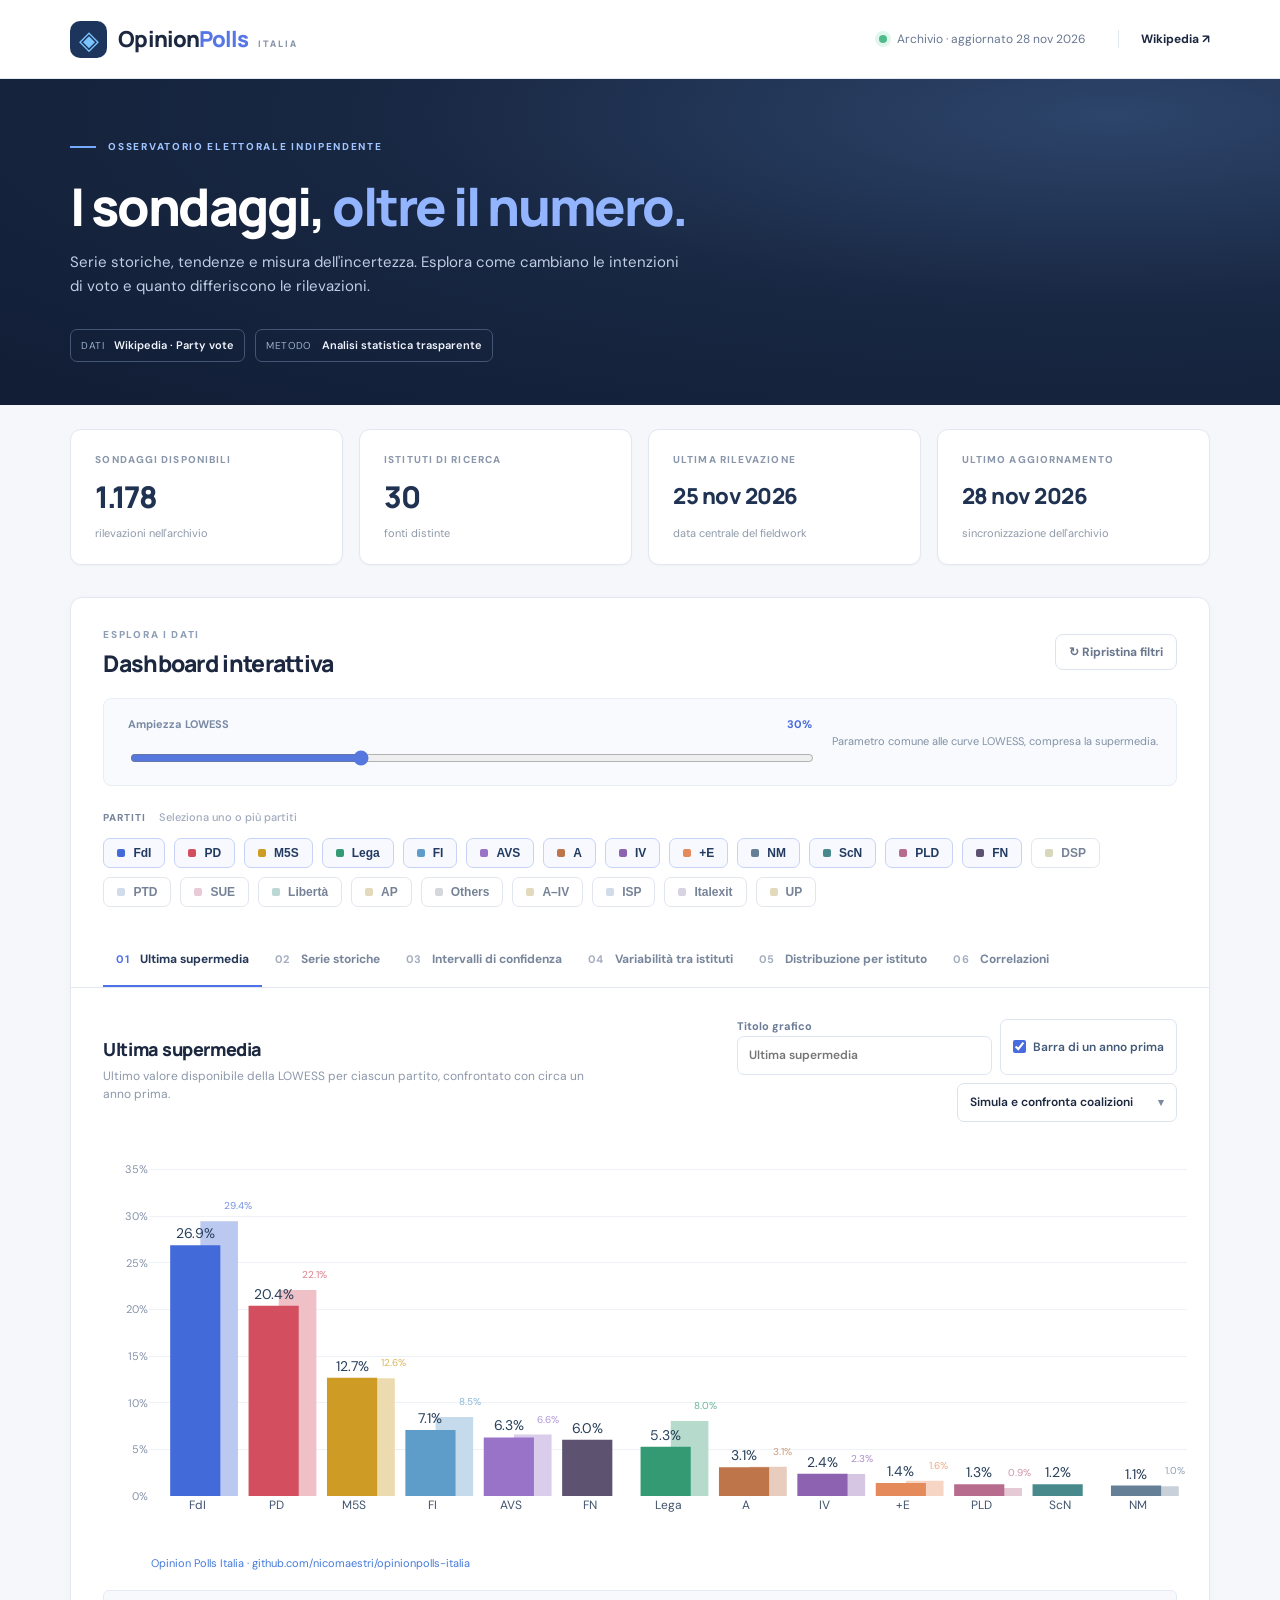
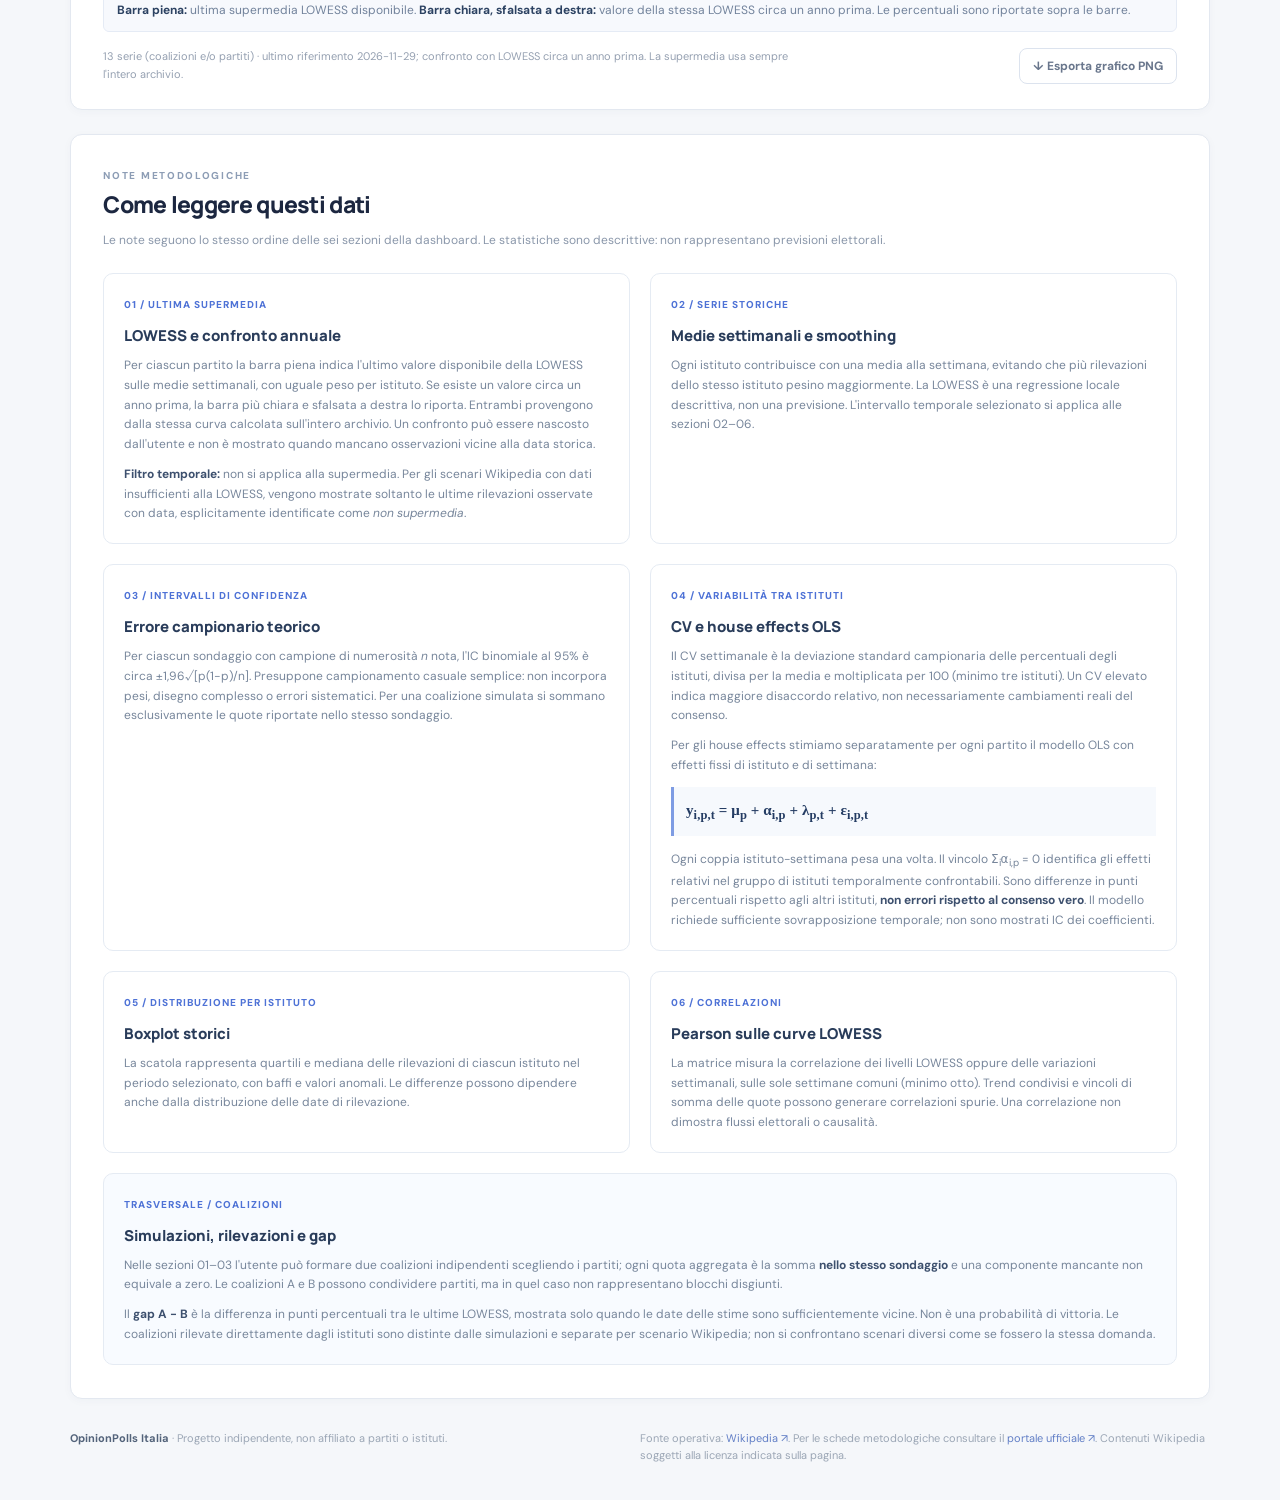
<file: site/index.html>
<!doctype html>
<html lang="it">
<head>
  <meta charset="utf-8">
  <meta name="viewport" content="width=device-width,initial-scale=1">
  <meta name="description" content="Dashboard interattiva dei sondaggi elettorali italiani: LOWESS, intervalli campionari, house effects OLS, boxplot storici e correlazioni tra partiti.">
  <title>OpinionPolls Italia — Sondaggi e incertezza</title>
  <link rel="stylesheet" href="assets/style.css">
  <script defer src="assets/plotly.min.js"></script>
  <script defer src="assets/house_effects.js"></script>
  <script defer src="assets/app.js"></script>
</head>
<body>
  <div class="shell">
    <header class="topbar">
      <a class="brand" href="#home" aria-label="OpinionPolls Italia, homepage"><span class="brand-mark">◈</span><span>Opinion<span class="brand-contrast">Polls</span><small>ITALIA</small></span></a>
      <div class="header-right"><span class="live-dot" aria-hidden="true"></span><span id="sync-state">Caricamento dati</span><a class="github-link" href="https://en.wikipedia.org/wiki/Opinion_polling_for_the_next_Italian_general_election" target="_blank" rel="noopener noreferrer">Wikipedia <span aria-hidden="true">↗</span></a></div>
    </header>

    <main id="home">
      <section class="intro">
        <div class="eyebrow"><span class="eyebrow-line"></span> OSSERVATORIO ELETTORALE INDIPENDENTE</div>
        <h1>I sondaggi, <em>oltre il numero.</em></h1>
        <p>Serie storiche, tendenze e misura dell'incertezza. Esplora come cambiano le intenzioni di voto e quanto differiscono le rilevazioni.</p>
        <div class="intro-foot"><span class="source-chip">DATI <strong>Wikipedia · Party vote</strong></span><span class="source-chip">METODO <strong>Analisi statistica trasparente</strong></span></div>
      </section>

      <section class="metrics" aria-label="Riepilogo archivio">
        <div class="metric"><div class="metric-label">SONDAGGI DISPONIBILI</div><div class="metric-value" id="metric-polls">—</div><div class="metric-meta">rilevazioni nell'archivio</div></div>
        <div class="metric"><div class="metric-label">ISTITUTI DI RICERCA</div><div class="metric-value" id="metric-firms">—</div><div class="metric-meta">fonti distinte</div></div>
        <div class="metric"><div class="metric-label">ULTIMA RILEVAZIONE</div><div class="metric-value date-value" id="metric-date">—</div><div class="metric-meta">data centrale del fieldwork</div></div>
        <div class="metric"><div class="metric-label">ULTIMO AGGIORNAMENTO</div><div class="metric-value date-value" id="metric-update">—</div><div class="metric-meta">sincronizzazione dell'archivio</div></div>
      </section>

      <section class="workbench" aria-label="Esplora i sondaggi">
        <div class="panel-header"><div><div class="overline">ESPLORA I DATI</div><h2>Dashboard interattiva</h2></div><button id="reset-filters" class="reset-button" type="button">↻ Ripristina filtri</button></div>
        <div class="controls smoothing-controls">
          <div class="control-control control-slider"><label for="lowess-span">Ampiezza LOWESS <strong id="span-label">30%</strong></label><input id="lowess-span" type="range" min="10" max="70" step="5" value="30"></div>
          <span class="control-explanation">Parametro comune alle curve LOWESS, compresa la supermedia.</span>
        </div>
        <div class="party-section"><div class="minor-heading">PARTITI <span>Seleziona uno o più partiti</span></div><div id="party-filters" class="party-filters" role="group" aria-label="Filtra partiti"></div></div>
                <div class="nav-wrapper" role="tablist" aria-label="Sezione di analisi">
          <button class="tab active" role="tab" aria-selected="true" data-tab="super">01 <span>Ultima supermedia</span></button>
          <button class="tab" role="tab" aria-selected="false" data-tab="trend">02 <span>Serie storiche</span></button>
          <button class="tab" role="tab" aria-selected="false" data-tab="ci">03 <span>Intervalli di confidenza</span></button>
          <button class="tab" role="tab" aria-selected="false" data-tab="cv">04 <span>Variabilità tra istituti</span></button>
          <button class="tab" role="tab" aria-selected="false" data-tab="box">05 <span>Distribuzione per istituto</span></button>
          <button class="tab" role="tab" aria-selected="false" data-tab="corr">06 <span>Correlazioni</span></button>
        </div>
        <div class="historical-date-controls" id="historical-date-controls" hidden>
          <div class="control-control"><label for="date-from">Dal</label><input id="date-from" type="date"></div>
          <div class="control-control"><label for="date-to">Al</label><input id="date-to" type="date"></div>
          <p>Periodo delle analisi storiche: vale per Serie storiche, IC, Variabilità, Distribuzioni e Correlazioni. <strong>Non modifica l’Ultima supermedia.</strong></p>
        </div>
        <div class="chart-heading"><div><h3 id="chart-title">Ultima supermedia</h3><p id="chart-description">Ultimo valore disponibile della LOWESS per ciascun partito, confrontato con circa un anno prima.</p></div><div id="chart-tools"></div></div>
        <div id="chart-insight" class="chart-insight" hidden></div>
        <div class="plot-wrap"><div id="chart" role="img" aria-label="Grafico interattivo dei sondaggi"></div><div id="empty-state" class="empty-state" hidden>Nessun dato disponibile con questi filtri. Prova ad ampliare l'intervallo o selezionare altri partiti.</div></div>
        <div id="coalition-gap" class="coalition-gap" hidden></div>
        <div id="super-caption" class="super-caption" hidden><strong>Barra piena:</strong> ultima supermedia LOWESS disponibile. <strong>Barra chiara, sfalsata a destra:</strong> valore della stessa LOWESS circa un anno prima. I valori sono riportati sopra ciascuna barra.</div>
        <div class="chart-footer"><span id="chart-summary"></span><button type="button" class="export-button" id="export-chart">↓ Esporta grafico PNG</button></div>
      </section>

      <section class="methodology" aria-labelledby="methods-title">
        <div class="overline">NOTE METODOLOGICHE</div>
        <h2 id="methods-title">Come leggere questi dati</h2>
        <p class="methods-intro">Le note seguono lo stesso ordine delle sei sezioni della dashboard. Le statistiche sono descrittive: non rappresentano previsioni elettorali.</p>
        <div class="method-cards">
          <article class="method-card"><span class="note-index">01 / ULTIMA SUPERMEDIA</span><h3>LOWESS e confronto annuale</h3>
            <p>Per ciascun partito la barra piena indica l'ultimo valore disponibile della LOWESS sulle medie settimanali, con uguale peso per istituto. Se esiste un valore circa un anno prima, la barra più chiara e sfalsata a destra lo riporta. Entrambi provengono dalla stessa curva calcolata sull'intero archivio. Un confronto può essere nascosto dall'utente e non è mostrato quando mancano osservazioni vicine alla data storica.</p>
            <p><strong>Filtro temporale:</strong> non si applica alla supermedia. Per gli scenari Wikipedia con dati insufficienti alla LOWESS, vengono mostrate soltanto le ultime rilevazioni osservate con data, esplicitamente identificate come <em>non supermedia</em>.</p>
          </article>
          <article class="method-card"><span class="note-index">02 / SERIE STORICHE</span><h3>Medie settimanali e smoothing</h3>
            <p>Ogni istituto contribuisce con una media alla settimana, evitando che più rilevazioni dello stesso istituto pesino maggiormente. La LOWESS è una regressione locale descrittiva, non una previsione. L'intervallo temporale selezionato si applica alle sezioni 02–06.</p>
          </article>
          <article class="method-card"><span class="note-index">03 / INTERVALLI DI CONFIDENZA</span><h3>Errore campionario teorico</h3>
            <p>Per ciascun sondaggio con campione di numerosità <em>n</em> nota, l'IC binomiale al 95% è circa ±1,96√[p(1−p)/n]. Presuppone campionamento casuale semplice: non incorpora pesi, disegno complesso o errori sistematici. Per una coalizione simulata si sommano esclusivamente le quote riportate nello stesso sondaggio.</p>
          </article>
          <article class="method-card"><span class="note-index">04 / VARIABILITÀ TRA ISTITUTI</span><h3>CV e house effects OLS</h3>
            <p>Il CV settimanale è la deviazione standard campionaria delle percentuali degli istituti, divisa per la media e moltiplicata per 100 (minimo tre istituti). Un CV elevato indica maggiore disaccordo relativo, non necessariamente cambiamenti reali del consenso.</p>
            <p>Per gli house effects stimiamo separatamente per ogni partito il modello OLS con effetti fissi di istituto e di settimana:</p>
            <div class="equation" aria-label="y i p t uguale mu p più alfa i p più lambda p t più epsilon i p t">y<sub>i,p,t</sub> = μ<sub>p</sub> + α<sub>i,p</sub> + λ<sub>p,t</sub> + ε<sub>i,p,t</sub></div>
            <p>Ogni coppia istituto-settimana pesa una volta. Il vincolo Σ<sub>i</sub>α<sub>i,p</sub> = 0 identifica gli effetti relativi nel gruppo di istituti temporalmente confrontabili. Sono differenze in punti percentuali rispetto agli altri istituti, <strong>non errori rispetto al consenso vero</strong>. Il modello richiede sufficiente sovrapposizione temporale; non sono mostrati IC dei coefficienti.</p>
          </article>
          <article class="method-card"><span class="note-index">05 / DISTRIBUZIONE PER ISTITUTO</span><h3>Boxplot storici</h3>
            <p>La scatola rappresenta quartili e mediana delle rilevazioni di ciascun istituto nel periodo selezionato, con baffi e valori anomali. Le differenze possono dipendere anche dalla distribuzione delle date di rilevazione.</p>
          </article>
          <article class="method-card"><span class="note-index">06 / CORRELAZIONI</span><h3>Pearson sulle curve LOWESS</h3>
            <p>La matrice misura la correlazione dei livelli LOWESS oppure delle variazioni settimanali, sulle sole settimane comuni (minimo otto). Trend condivisi e vincoli di somma delle quote possono generare correlazioni spurie. Una correlazione non dimostra flussi elettorali o causalità.</p>
          </article>
          <article class="method-card coalitions-method"><span class="note-index">TRASVERSALE / COALIZIONI</span><h3>Simulazioni, rilevazioni e gap</h3>
            <p>Nelle sezioni 01–03 l'utente può formare due coalizioni indipendenti scegliendo i partiti; ogni quota aggregata è la somma <strong>nello stesso sondaggio</strong> e una componente mancante non equivale a zero. Le coalizioni A e B possono condividere partiti, ma in quel caso non rappresentano blocchi disgiunti.</p>
            <p>Il <strong>gap A − B</strong> è la differenza in punti percentuali tra le ultime LOWESS, mostrata solo quando le date delle stime sono sufficientemente vicine. Non è una probabilità di vittoria. Le coalizioni rilevate direttamente dagli istituti sono distinte dalle simulazioni e separate per scenario Wikipedia; non si confrontano scenari diversi come se fossero la stessa domanda.</p>
          </article>
        </div>
      </section>
    </main>
    <footer><div><strong>OpinionPolls Italia</strong> · Progetto indipendente, non affiliato a partiti o istituti.</div><div>Fonte operativa: <a href="https://en.wikipedia.org/wiki/Opinion_polling_for_the_next_Italian_general_election" target="_blank" rel="noopener noreferrer">Wikipedia ↗</a>. Per le schede metodologiche consultare il <a href="https://www.sondaggipoliticoelettorali.it/" target="_blank" rel="noopener noreferrer">portale ufficiale ↗</a>. Contenuti Wikipedia soggetti alla licenza indicata sulla pagina.</div></footer>
  </div>
</body>
</html>
</file>
<file: site/assets/style.css>
@import url('https://fonts.googleapis.com/css2?family=DM+Sans:wght@400;500;600;700&family=Manrope:wght@400;500;600;700;800&display=swap');
:root{--ink:#1c2740;--muted:#748196;--line:#e3e8f0;--bg:#f5f7fa;--white:#fff;--accent:#486bde;--navy:#111e38}
*{box-sizing:border-box}html{scroll-behavior:smooth}body{margin:0;background:var(--bg);color:var(--ink);font-family:'DM Sans',system-ui,-apple-system,sans-serif;font-size:14px;line-height:1.55}.shell{max-width:1440px;margin:0 auto}.topbar{height:79px;display:flex;align-items:center;justify-content:space-between;padding:0 5.5%;background:#fff;border-bottom:1px solid var(--line)}.brand{display:flex;gap:11px;align-items:center;text-decoration:none;color:var(--ink);font:800 22px Manrope,sans-serif;letter-spacing:-1.2px}.brand-mark{display:grid;place-items:center;height:37px;width:37px;border-radius:10px;background:#1d355d;color:#7bc4ff;font-size:26px;font-weight:400}.brand-contrast{color:#5676e5}.brand small{font-size:9px;letter-spacing:2px;margin-left:9px;font-weight:800;color:#8490a6}.header-right{display:flex;gap:10px;align-items:center;font-size:12px;color:#687791}.live-dot{width:8px;height:8px;border-radius:100%;background:#50ba8b;box-shadow:0 0 0 4px #e1f7ed}.github-link{margin-left:22px;font-weight:700;color:var(--ink);text-decoration:none;border-left:1px solid var(--line);padding-left:22px}.intro{background:radial-gradient(ellipse at 87% 11%,#2d456b 0%,#182742 47%,#111d35 100%);color:#fff;min-height:326px;padding:60px 5.5% 37px}.eyebrow,.overline{font-weight:800;font-size:10px;letter-spacing:1.7px;color:#8d9db5}.eyebrow{display:flex;align-items:center;gap:12px;color:#9fc4ff}.eyebrow-line{width:26px;height:2px;background:#74aaff}.intro h1{font:800 clamp(30px,4.1vw,52px)/1.15 Manrope,sans-serif;letter-spacing:-2px;margin:22px 0 15px}.intro h1 em{font-style:normal;color:#93b4ff}.intro p{color:#c0cde3;font-size:15px;max-width:620px;margin:0}.intro-foot{display:flex;gap:10px;flex-wrap:wrap;margin-top:31px}.source-chip{border:1px solid #435572;border-radius:7px;padding:7px 10px;color:#9baecb;letter-spacing:0.4px;font-size:10px}.source-chip strong{color:#f1f5ff;margin-left:7px;font-weight:600;font-size:11px;letter-spacing:0}.metrics{display:grid;grid-template-columns:repeat(4,minmax(0,1fr));gap:16px;padding:24px 5.5% 32px}.metric{background:#fff;border:1px solid var(--line);border-radius:11px;padding:22px 24px;box-shadow:0 1px 2px #1e345509}.metric-label{color:#8a96aa;font-size:10px;letter-spacing:1.1px;font-weight:800}.metric-value{font:800 30px/1.5 Manrope,sans-serif;letter-spacing:-1.4px;color:#203251;margin:6px 0}.metric-value.date-value{font-size:22px;letter-spacing:-.5px;padding:6px 0}.metric-meta{font-size:11px;color:#8e99a9}.workbench,.methodology{background:#fff;border:1px solid var(--line);border-radius:12px;margin:0 5.5% 24px;overflow:hidden;box-shadow:0 2px 10px #1e345508}.panel-header{display:flex;align-items:center;justify-content:space-between;padding:29px 32px 20px}.panel-header h2,.methodology h2{font:800 23px/1.2 Manrope,sans-serif;letter-spacing:-.7px;margin:8px 0 0}.reset-button,.export-button{background:transparent;border:1px solid #dce3ee;border-radius:8px;padding:9px 13px;color:#69768c;font:700 12px 'DM Sans',sans-serif;cursor:pointer}.reset-button:hover,.export-button:hover{border-color:var(--accent);color:var(--accent)}.controls{display:flex;gap:18px;margin:0 32px;background:#f8fafe;border:1px solid #e9eef6;padding:17px 18px;border-radius:8px}.control-control{display:flex;flex-direction:column;gap:5px;min-width:0;flex:0 1 210px}.control-control label{color:#7a8aa3;font-size:11px;font-weight:700}.control-control input[type=date]{height:35px;background:#fff;border:1px solid #dbe3ef;color:var(--ink);border-radius:6px;padding:0 10px;font-family:inherit;width:100%}.control-slider{flex:1;padding-left:6px}.control-slider label{display:flex;justify-content:space-between}.control-slider label strong{color:#486bde}.control-slider input{width:100%;accent-color:#5677de;cursor:pointer;margin-top:12px}.party-section{padding:23px 32px 26px}.minor-heading{color:#76859b;letter-spacing:1px;font-weight:800;font-size:10px;margin-bottom:12px}.minor-heading span{font-size:11px;letter-spacing:0;margin-left:10px;color:#a0aabd;font-weight:500}.party-filters{display:flex;gap:9px;flex-wrap:wrap}.party-pill{display:flex;gap:8px;align-items:center;cursor:pointer;border:1px solid #e2e7ee;background:#fff;border-radius:7px;padding:7px 13px;color:#768397;font-weight:700;font-size:12px;transition:all .12s}.party-pill.active{background:#f7f9ff;border-color:#c7d3f6;color:#233b61}.party-pill .point{height:8px;width:8px;border-radius:2px;background:var(--party)}.party-pill:not(.active) .point{opacity:.35}.party-pill:hover{border-color:#8da4e5}.nav-wrapper{display:flex;gap:0;padding:0 32px;border-bottom:1px solid var(--line);overflow-x:auto}.tab{white-space:nowrap;border:0;background:transparent;border-bottom:3px solid transparent;color:#a5aec0;cursor:pointer;font:700 11px 'DM Sans',sans-serif;padding:18px 17px;margin-bottom:-1px;letter-spacing:0.2px}.tab span{font-size:12px;color:#78869c;margin-left:8px;letter-spacing:0}.tab.active{color:#4f72e6;border-bottom-color:#4f72e6}.tab.active span{color:#263857}.tab:hover{color:#5273d7}.chart-heading{padding:31px 32px 8px;display:flex;align-items:center;justify-content:space-between;gap:15px}.chart-heading h3{font:800 18px Manrope,sans-serif;letter-spacing:-.45px;margin:0}.chart-heading p{color:#8c97a9;font-size:12px;margin:6px 0 0}.chart-heading select{border:1px solid #dce3eb;background:#fff;border-radius:7px;padding:9px;color:var(--ink);font:600 12px 'DM Sans',sans-serif}.plot-wrap{position:relative;margin:0 20px;min-height:460px}#chart{width:100%;height:460px}.empty-state{position:absolute;inset:0;display:grid;place-items:center;background:#fff;color:#8996a8;text-align:center;padding:25px;font-size:14px}.empty-state[hidden]{display:none}.chart-footer{display:flex;align-items:center;justify-content:space-between;gap:12px;padding:2px 32px 25px;color:#95a0b1;font-size:11px}.chart-footer span{max-width:710px}.methodology{padding:33px 32px}.notes-grid{display:grid;grid-template-columns:repeat(4,1fr);gap:26px;margin-top:28px}.notes-grid article{border-top:1px solid #e1e7f0;padding-top:18px}.note-index{color:#4e72d6;font-size:10px;letter-spacing:1px;font-weight:800}.notes-grid h3{font:800 15px Manrope,sans-serif;margin:10px 0}.notes-grid p{font-size:12px;color:#8390a1;line-height:1.7;margin:0}footer{display:flex;align-items:flex-start;justify-content:space-between;gap:25px;padding:7px 5.5% 36px;color:#9ba6b5;font-size:11px}footer>div{max-width:50%}footer strong{color:#53637a}footer a{color:#627fc6;text-decoration:none}
@media(max-width:950px){.notes-grid{grid-template-columns:repeat(2,1fr)}.metrics{gap:10px}.metric{padding:17px}.metric-value{font-size:24px}.tab{padding-left:12px;padding-right:12px}}@media(max-width:680px){.topbar{padding:0 4%;height:68px}.brand{font-size:18px}.brand small{display:none}.header-right{font-size:10px}.github-link{display:none}.intro{padding:39px 5% 30px;min-height:320px}.intro h1{letter-spacing:-1.3px}.intro p{font-size:14px}.metrics{grid-template-columns:repeat(2,1fr);padding:14px 4% 20px}.metric{padding:14px}.metric-value{font-size:24px}.metric-value.date-value{font-size:17px}.workbench,.methodology{margin:0 4% 16px}.panel-header{padding:23px 16px 15px}.panel-header h2{font-size:19px}.controls{flex-wrap:wrap;gap:12px;margin:0 16px;padding:12px}.control-control{flex:1 1 100px}.control-slider{flex-basis:100%;padding:0}.party-section{padding:16px}.party-filters{gap:5px}.party-pill{padding:6px 9px}.nav-wrapper{padding:0 12px}.tab{font-size:10px;padding:15px 12px}.tab span{font-size:11px}.chart-heading{padding:23px 16px 0;flex-wrap:wrap}.chart-heading h3{font-size:16px}.plot-wrap{margin:0 3px;min-height:400px}#chart{height:400px}.chart-footer{padding:5px 16px 20px}.methodology{padding:23px 16px}.notes-grid{grid-template-columns:1fr;gap:20px}.notes-grid article{padding-top:13px}footer{padding:12px 4% 25px;display:block}footer>div{max-width:none;margin-bottom:10px}}

/* Five analysis tabs / expanded methodology */
.notes-grid{grid-template-columns:repeat(3,minmax(0,1fr));row-gap:27px}
.tab{padding-left:13px;padding-right:13px}
.brand{letter-spacing:-.9px}
@media(max-width:950px){.notes-grid{grid-template-columns:repeat(2,minmax(0,1fr))}}
@media(max-width:680px){.notes-grid{grid-template-columns:1fr}.tab{padding:14px 11px}.brand{font-size:17px}}


/* v5: responsive layout and landscape correlation matrix */
.plot-wrap.corr-scroll{overflow-x:auto;overscroll-behavior-x:contain;scrollbar-color:#bdcde4 #eef2f9;scrollbar-width:thin}
.plot-wrap.corr-scroll #chart{min-width:var(--corr-min-width,610px)}
.export-button:disabled{opacity:.6;cursor:progress}
@media(max-width:950px){
 .controls{gap:12px}
 .tab{padding-inline:10px}
 .chart-heading{align-items:flex-start}
}
@media(max-width:680px){
 .shell{width:100%;max-width:100%;overflow-x:clip}
 .topbar{gap:10px}
 .header-right{min-width:0}
 #sync-state{white-space:nowrap;text-overflow:ellipsis;overflow:hidden;max-width:120px}
 .intro{min-height:0;padding:35px 5% 28px}
 .intro h1{font-size:clamp(28px,8.5vw,39px);letter-spacing:-1px}
 .intro-foot{gap:7px;margin-top:22px}
 .source-chip{font-size:9px;padding:6px}
 .source-chip strong{font-size:10px}
 .metrics{gap:8px}
 .metric{min-width:0;padding:13px 12px}
 .metric-label{font-size:9px;letter-spacing:.5px}
 .metric-value{font-size:clamp(19px,6vw,25px)}
 .metric-value.date-value{font-size:clamp(14px,4.6vw,18px)}
 .controls{display:grid;grid-template-columns:repeat(2,minmax(0,1fr));gap:10px}
 .control-control{min-width:0;width:100%}
 .control-control input[type=date]{font-size:12px;padding-inline:5px;min-width:0}
 .control-slider{grid-column:1/-1}
 .party-pill{min-height:35px}
 .nav-wrapper{gap:0;scrollbar-width:thin;scroll-snap-type:x proximity}
 .tab{scroll-snap-align:start;min-height:49px}
 .chart-heading{display:flex;flex-direction:column;gap:12px}
 .chart-heading>div{max-width:100%}
 #chart-tools{width:100%}
 #chart-tools select{display:block;width:100%;max-width:100%;font-size:12px;min-height:41px}
 .plot-wrap{min-height:450px;margin-inline:0}
 .plot-wrap.corr-scroll{margin:0 7px}
 .plot-wrap.corr-scroll::after{content:'Scorri orizzontalmente per esplorare il grafico →';position:sticky;left:8px;bottom:0;display:block;width:max-content;max-width:95%;font-size:10px;color:#748196;background:#fff;padding:3px 6px;border-radius:3px;pointer-events:none}
 .chart-footer{display:flex;flex-direction:column;align-items:stretch;gap:14px}
 .chart-footer>span{max-width:100%}
 .export-button{width:100%;min-height:43px}
}
@media(max-width:380px){
 .header-right{gap:5px}
 #sync-state{max-width:100px}
 .brand{font-size:16px}
 .metrics{gap:6px}
 .metric{padding:10px 9px}
 .panel-header{gap:6px}
 .reset-button{padding:8px}
}

/* v6: adjacent OLS analysis in the existing institutional-variability section. */
#chart-tools{display:flex;gap:8px;flex-wrap:wrap;justify-content:flex-end}
#chart-tools select{max-width:100%;min-width:0}
.equation{font:600 15px/1.6 Georgia,'Times New Roman',serif;letter-spacing:.1px;color:#243c63;background:#f6f9fd;border-left:3px solid #7e9ce3;padding:11px 12px;margin:11px 0 14px;overflow-x:auto;white-space:nowrap}
.methodology .notes-grid article:nth-child(4){grid-column:span 2}
@media(max-width:680px){#chart-tools{width:100%;justify-content:stretch}#chart-tools select{width:100%}.methodology .notes-grid article:nth-child(4){grid-column:auto}.equation{font-size:13px}}

/* v7: user-defined coalitions and explanatory notes beside the charts */
.coalition-builder{margin:0 32px 22px;padding:15px 17px;background:#f6f9fd;border:1px solid #dce7f3;border-radius:9px;display:flex;flex-wrap:wrap;align-items:center;gap:11px}
.coalition-builder[hidden],.chart-insight[hidden]{display:none!important}
.coalition-copy{display:flex;flex-direction:column;gap:2px;flex:1 1 270px;min-width:180px}
.coalition-copy strong{font-size:13px;color:#263d5e}.coalition-copy span,.coalition-members{font-size:11px;color:#71849c}
.coalition-input-label{display:flex;align-items:center;gap:8px;font-size:11px;font-weight:700;color:#677891}
.coalition-input-label input{min-width:140px;max-width:235px;height:38px;padding:0 9px;border:1px solid #d5e0f0;border-radius:7px;font:600 12px 'DM Sans',sans-serif;color:#263a56;background:white}
.coalition-toggle{background:#315b8c;color:#fff;border:0;border-radius:7px;padding:11px 13px;font:700 12px 'DM Sans',sans-serif;cursor:pointer}.coalition-toggle:hover{background:#24486f}.coalition-toggle:disabled{background:#bccada;cursor:not-allowed}
.coalition-members{flex-basis:100%}
.chart-insight{margin:10px 32px 12px;background:#f6f9fd;border-left:3px solid #6485c7;padding:11px 14px;border-radius:3px;color:#60738f;font-size:12px;line-height:1.6}
.chart-insight strong{color:#314d76}
.notes-grid-extended{margin-top:24px;grid-template-columns:1fr}
.notes-grid-extended article{max-width:900px}
@media(max-width:680px){.coalition-builder{margin:0 16px 17px;padding:12px;gap:9px}.coalition-copy{flex-basis:100%}.coalition-input-label{width:100%;justify-content:space-between}.coalition-input-label input{flex:1;min-width:0;max-width:none}.coalition-toggle{width:100%}.chart-insight{margin:12px 16px 0;padding:9px 11px;font-size:11px}}


/* v8: coalition dropdown next to chart tools */
.coalition-dropdown{position:relative;min-width:220px}
.coalition-dropdown summary{list-style:none;cursor:pointer;border:1px solid #dce3eb;background:#fff;border-radius:7px;padding:9px 12px;color:var(--ink);font:600 12px 'DM Sans',sans-serif;min-height:39px;display:flex;align-items:center;justify-content:space-between}
.coalition-dropdown summary::-webkit-details-marker{display:none}
.coalition-dropdown summary::after{content:'▾';font-size:11px;color:#7b8aa1;margin-left:10px}
.coalition-dropdown[open] summary{border-color:#bfcde5;box-shadow:0 4px 16px #1e345512}
.coalition-dropdown-panel{position:absolute;right:0;top:calc(100% + 8px);z-index:20;width:min(360px,88vw);background:#fff;border:1px solid #dce3eb;border-radius:10px;box-shadow:0 10px 30px #1f35531a;padding:12px}
.coalition-note{font-size:11px;line-height:1.45;color:#71849c;margin-bottom:10px}
.coalition-name-inline{display:flex;flex-direction:column;gap:6px;font-size:11px;font-weight:700;color:#677891;margin-bottom:10px}
.coalition-name-inline input{height:36px;padding:0 10px;border:1px solid #d5e0f0;border-radius:7px;font:600 12px 'DM Sans',sans-serif;color:#263a56;background:white}
.coalition-checklist{display:grid;grid-template-columns:repeat(2,minmax(0,1fr));gap:7px;max-height:220px;overflow:auto;padding-right:2px}
.coalition-check{display:flex;align-items:center;gap:8px;font-size:12px;color:#304764;background:#f8fbff;border:1px solid #e7edf7;border-radius:8px;padding:7px 8px}
.coalition-check input{margin:0}.coalition-check .swatch{width:10px;height:10px;border-radius:2px;display:inline-block}
.coalition-actions{display:flex;flex-direction:column;gap:9px;margin-top:12px}
.coalition-status{font-size:11px;color:#71849c;line-height:1.45}
@media(max-width:680px){.coalition-dropdown{width:100%}.coalition-dropdown summary{width:100%}.coalition-dropdown-panel{left:0;right:auto;width:100%}.coalition-checklist{grid-template-columns:1fr}}

/* v9: compact headline and clearly explained comparison BELOW the plot */
#super-caption[hidden]{display:none!important}
.super-caption{font-size:12px;line-height:1.65;color:#71829b;margin:0 32px 14px;padding:10px 13px;background:#f7f9fd;border:1px solid #e5ebf5;border-radius:6px}
.super-caption strong{color:#2c4262}
.coalition-dropdown-panel{width:min(410px,89vw);max-height:min(68vh,610px);overflow:auto}
.coalition-mode-options select,.coalition-reported select{width:100%;min-height:38px;border:1px solid #d5e0f0;border-radius:7px;background:#fff;color:#263a56;padding:6px;font:600 12px 'DM Sans',sans-serif}
.coalition-mode-options{margin-bottom:11px}
.coalition-presets{display:flex;flex-wrap:wrap;gap:7px;margin:0 0 11px}
.coalition-preset,.coalition-secondary{cursor:pointer;border:1px solid #bdcee7;color:#375d90;background:#f0f5fc;border-radius:7px;padding:7px 10px;font:700 11px 'DM Sans',sans-serif}
.coalition-checklist{max-height:190px;overflow:auto;overscroll-behavior:contain}
.coalition-check{cursor:pointer;user-select:none}
.coalition-check:has(input:checked){border-color:#afc7ec;background:#edf4ff}
.coalition-actions{display:grid;grid-template-columns:1fr 1fr;align-items:center;gap:8px}
.coalition-toggle{min-height:36px}
.coalition-reported[hidden],.coalition-custom[hidden]{display:none!important}
@media(max-width:680px){.super-caption{margin:0 16px 12px;font-size:11px}.coalition-dropdown-panel{width:100%;max-height:60vh}.coalition-actions{grid-template-columns:1fr}}

/* v10: date filters are visible in analytical tabs 02–06, not in supermedia */
.smoothing-controls{align-items:center;gap:20px}
.smoothing-controls .control-slider{flex:1 1 240px}
.control-explanation{font-size:11px;color:#8190a4;max-width:480px}
.historical-date-controls{display:flex;align-items:end;gap:15px;margin:20px 32px 0;padding:14px 18px;background:#f8fafe;border:1px solid #e5ebf4;border-radius:8px}
.historical-date-controls[hidden],.coalition-gap[hidden]{display:none!important}
.historical-date-controls .control-control{flex:0 1 195px}
.historical-date-controls p{font-size:11px;color:#7d8ba1;line-height:1.5;flex:1;margin:0 0 5px}
.coalition-gap{margin:2px 32px 15px;border:1px solid #cadaed;border-left:3px solid #4976b7;background:#f6f9fd;padding:11px 14px;border-radius:6px;color:#2b4e77;font-weight:700;font-size:12px}
/* two independent named coalition selectors, draft state persists while the menu stays open */
.coalition-dropdown-panel{width:min(520px,92vw);max-height:min(75vh,690px)}
.coalition-group{border:1px solid #e1e9f5;background:#fbfcff;border-radius:8px;padding:10px;margin:11px 0}
.coalition-group>strong{font:800 12px 'DM Sans',sans-serif;color:#2d4565;display:block;margin-bottom:7px}
.coalition-group .coalition-checklist{max-height:134px}
.coalition-historical{display:flex;align-items:center;gap:8px;margin:10px 0;color:#405977;font-weight:600;font-size:12px}
.coalition-overlap-note{color:#a35b38;font-size:11px;line-height:1.5;margin:6px 0}
/* method notes in dashboard order */
.methodology .methods-intro{font-size:12px;color:#8a97aa;margin:12px 0 6px}
.method-cards{display:grid;grid-template-columns:repeat(2,minmax(0,1fr));gap:20px;margin-top:24px}
.method-card{border:1px solid #e5ebf3;border-radius:10px;padding:19px 20px;background:#fff;min-width:0}
.method-card h3{font:800 15px Manrope,sans-serif;margin:10px 0;color:#293c5a}
.method-card p{font-size:12px;line-height:1.65;color:#77869b;margin:0 0 10px}
.method-card p:last-child{margin-bottom:0}
.method-card strong{color:#3d506e}
.method-card.coalitions-method{grid-column:1/-1;background:#f8fbff}
@media(max-width:680px){.smoothing-controls{display:block}.smoothing-controls .control-explanation{display:block;margin-top:10px}.historical-date-controls{margin:16px 16px 0;display:grid;grid-template-columns:1fr 1fr;gap:12px;padding:12px}.historical-date-controls p{grid-column:1/-1}.coalition-gap{margin:7px 16px 13px}.method-cards{grid-template-columns:1fr;gap:12px}.method-card.coalitions-method{grid-column:auto}.method-card{padding:14px 15px}.coalition-dropdown-panel{max-height:75vh}.coalition-group .coalition-checklist{max-height:136px;grid-template-columns:repeat(2,minmax(0,1fr))}}

.history-switch{display:flex;align-items:center;gap:7px;border:1px solid #dce5f1;background:#fff;border-radius:7px;padding:9px 12px;min-height:39px;font:600 12px 'DM Sans',sans-serif;color:#425a78;cursor:pointer;white-space:nowrap}
.history-switch input{margin:0;accent-color:#486bde}
@media(max-width:680px){.history-switch{width:100%;justify-content:flex-start}}

/* v11: editorial title field and comparable standalone parties */
.custom-title-control{display:flex;flex-direction:column;gap:3px;min-width:175px;max-width:255px;flex:1 1 175px;color:#6b7c96;font:700 11px 'DM Sans',sans-serif}
.custom-title-control input{min-height:39px;border:1px solid #dce5f1;border-radius:7px;padding:9px 11px;background:#fff;color:#293c5c;font:600 12px 'DM Sans',sans-serif;width:100%}
.custom-title-control input:focus{outline:2px solid #b8c9ef;outline-offset:1px}
.comparison-extras{background:#f4f8ff;border-color:#cfdff3}
.comparison-extras .coalition-checklist{max-height:180px}
.coalition-overlap-note:not(:empty){background:#fff7e9;border-radius:6px;padding:8px}
@media(max-width:680px){.custom-title-control{max-width:none;flex-basis:100%}.custom-title-control input{width:100%}}
</file>
